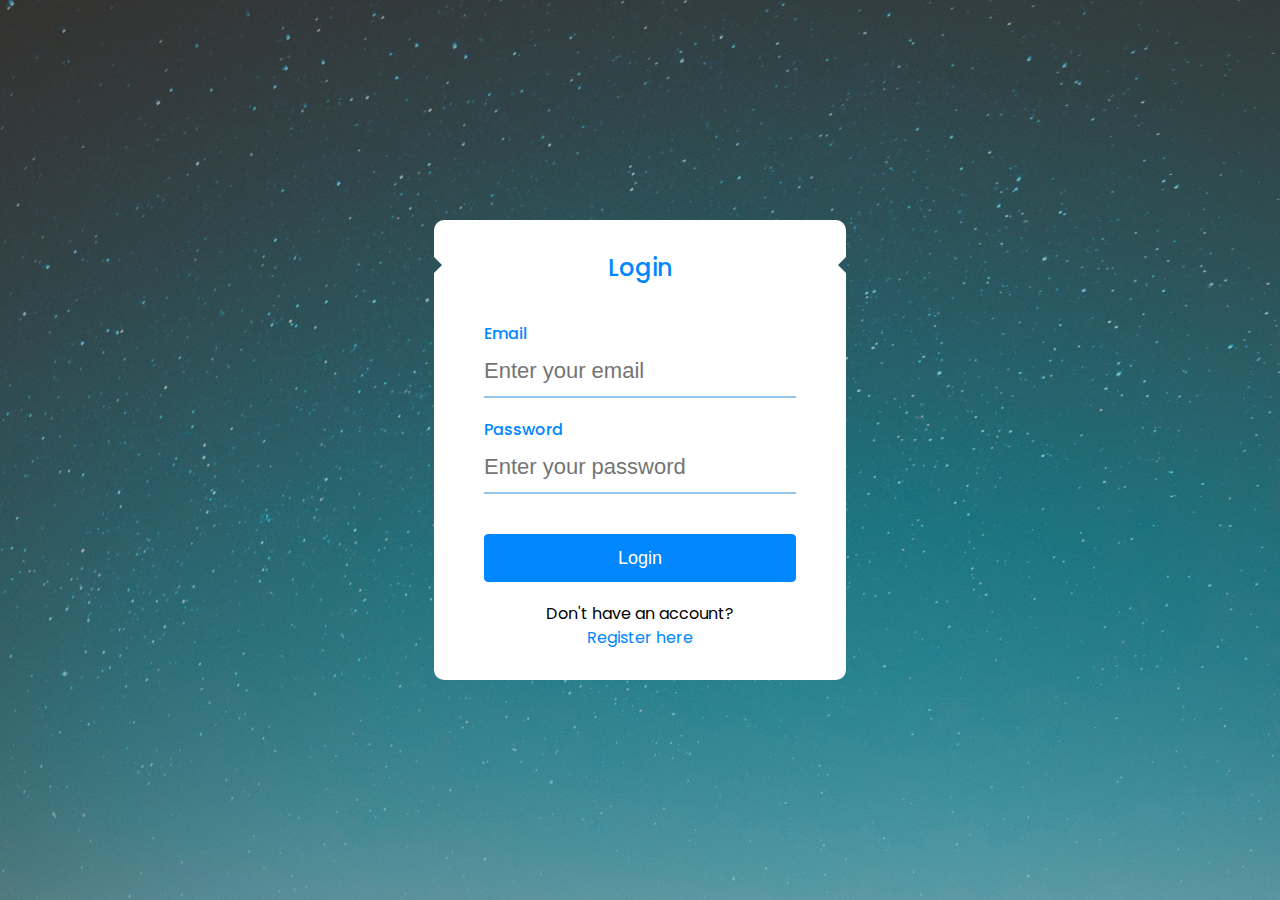
<file: index.html>
<!DOCTYPE html>
<html lang="en">
<head>
    <meta charset="UTF-8">
    <meta http-equiv="X-UA-Compatible" content="IE=edge">
    <meta name="viewport" content="width=device-width, initial-scale=1.0">
    <title>ISSUE TRACKER APP</title>

    <link rel="stylesheet" href="./assets/css/reset.css">
    <link rel="stylesheet" href="./assets/css/style.css">


</head>
<body>
    <div class="wrapper">
        <header class="header">
            <div class="container header-container">
                <button id="signout" class="btn btn--signout">Sign out</button>
            </div>
        </header>
        <div class="main">
            <div class="container">
                <div class="main-content">
                    <section class="app-title">
                        <h1 class="app-name">ISSUE TRACKER</h1>
                    </section>

                    <section class="form">
                        <form action="" id="issueInputForm" autocomplete="off">
                            <div class="top-form">
                                <div class="top-form-group">
                                    <!--row-->
                                    <div class="input-title">Description</div>
                                    <input id="inputIssueDescription" type="text" class="issue-input"
                                        placeholder="Describe the issue ...">
                                </div>

                                <div class="top-form-group">
                                    <div class="input-title">Severity</div>
                                    <select name="" id="severity-status" class="severity-status">
                                        <option value="low">Low</option>
                                        <option value="medium">Medium</option>
                                        <option value="high">High</option>
                                    </select>
                                </div>

                                <div class="top-form-group wrap-submit-btn">
                                    <!--
                                         <button class="btn" onclick="addIssue()">Add</button> 
                                         đừng nên viết onclick ở đây, khi đã viết file js nên viết theo bên đó tạo thành 1 luồng thống nhất
                                         thêm type="submit" bỏ onclick="addIssue()"
                                    -->
                                    <button type="submit" class="btn">Add</button>
                                </div>

                            </div>

                            <hr>

                        </form>
                        <div class="main-feature">
                            <div class="main-feature-group">
                                <div class="list-feature-search-field">
                                    <h2 class="list-name">List Issue</h2>
                                    <input type="input" id="search-box" class="search-box"
                                        placeholder="Search by description" autocomplete="off">
                                </div>
                            </div>
                            <div class="main-feature-group">
                                <div class="list-feature-filter">
                                    <label for="" class="feature-label">Filter:</label>
                                    <div class="group-btn">
                                        <button id="all-status" value="all" class="btn filter-status-btn--all">All</button>
                                        <button id="open-status" value="open" class="btn filter-status-btn--open">Open</button>
                                        <button id="close-status" value="close"
                                            class="btn filter-status-btn--close">Close</button>
                                    </div>
                                </div>
                            </div>
                            <div class="main-feature-group">
                                <div class="list-feature-sort">
                                    <label for="" class="feature-label">Order By:</label>
                                    <select name="" id="sort-value">
                                        <option value="asc">ASC</option>
                                        <option value="desc">DESC</option>
                                    </select>
                                </div>
                            </div>
                        </div>
                    </section>

                    <section class="issue-list">
                        <ul id="issuesList" class="issue-list__list">
                            
                        </ul>
                    </section>
                </div>
            </div>
        </div>
    </div>

    <!-- <script src="./assets/js/fetch_api.js"></script> -->
    <script src="./assets/js/main.js"></script>
</body>
</html>
</file>
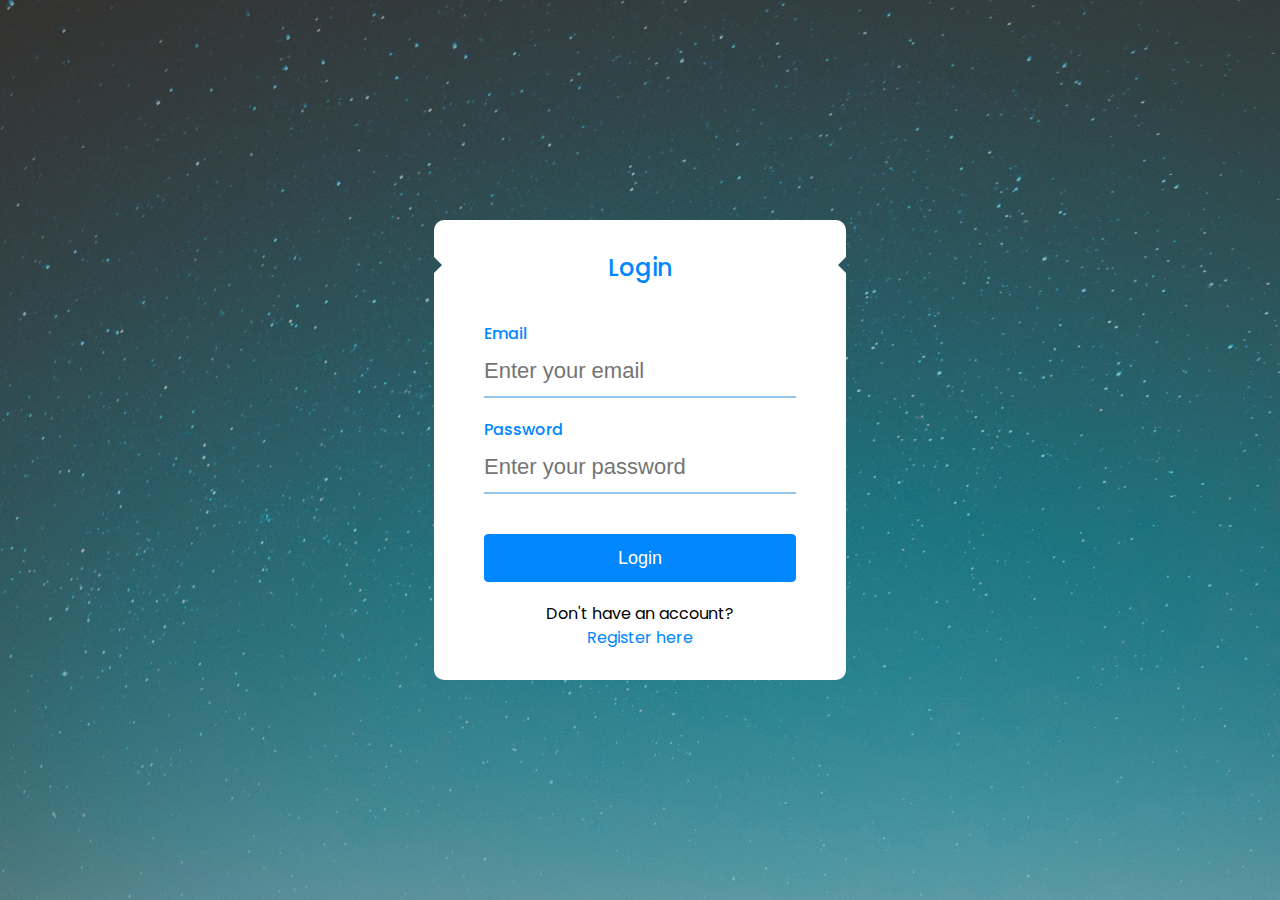
<file: loginPage.html>
<!DOCTYPE html>
<html lang="en">
<head>
    <meta charset="UTF-8">
    <meta http-equiv="X-UA-Compatible" content="IE=edge">
    <meta name="viewport" content="width=device-width, initial-scale=1.0">
    <title>Login Issue Tracker</title>

    <link rel="preconnect" href="https://fonts.googleapis.com">
    <link rel="preconnect" href="https://fonts.gstatic.com" crossorigin>
    <link href="https://fonts.googleapis.com/css2?family=Poppins:wght@300;400;500;700&display=swap" rel="stylesheet">
    <link rel="stylesheet" href="./assets/css/reset.css">
    <link rel="stylesheet" href="./assets/css/loginPage.css">
</head>
<body>
    <main class="main-content">
        <div class="login">
            <div class="login__content">
                <h2 class="login__heading">Login</h2>
                <form action="" id="login-form" class="login-form">
                    <div class="login-form__group">
                        <label for="email" class="login-form__label">Email</label>
                        <input type="email" class="login-form__input" id="email" required placeholder="Enter your email">
                        <label for="" id="email-error-mess" class="email-error-mess"></label>
                    </div>
                    <div class="login-form__group">
                        <label for="password" class="login-form__label">Password</label>
                        <input type="password" class="login-form__input login-form__input-pass" id="password" required placeholder="Enter your password">
                        <label for="" id="password-error-mess" class="password-error-mess"></label>
                    </div>
                    <button type="submit" class="login-form__submit">Login</button>
                    <div class="login__create-acc-notify">
                        <div class="login__create-acc-mess">Don't have an account?</div> 
                        <a href="./registerPage.html" class="login__create-acc-link">Register here</a>
                    </div>
                </form>
            </div>
        </div>
    </main>

    <div id="loading" class="loading">
        <i class="fas fa-spinner"></i>
    </div>

    <script src="./assets/js/login.js"></script>
</body>
</html>
</file>
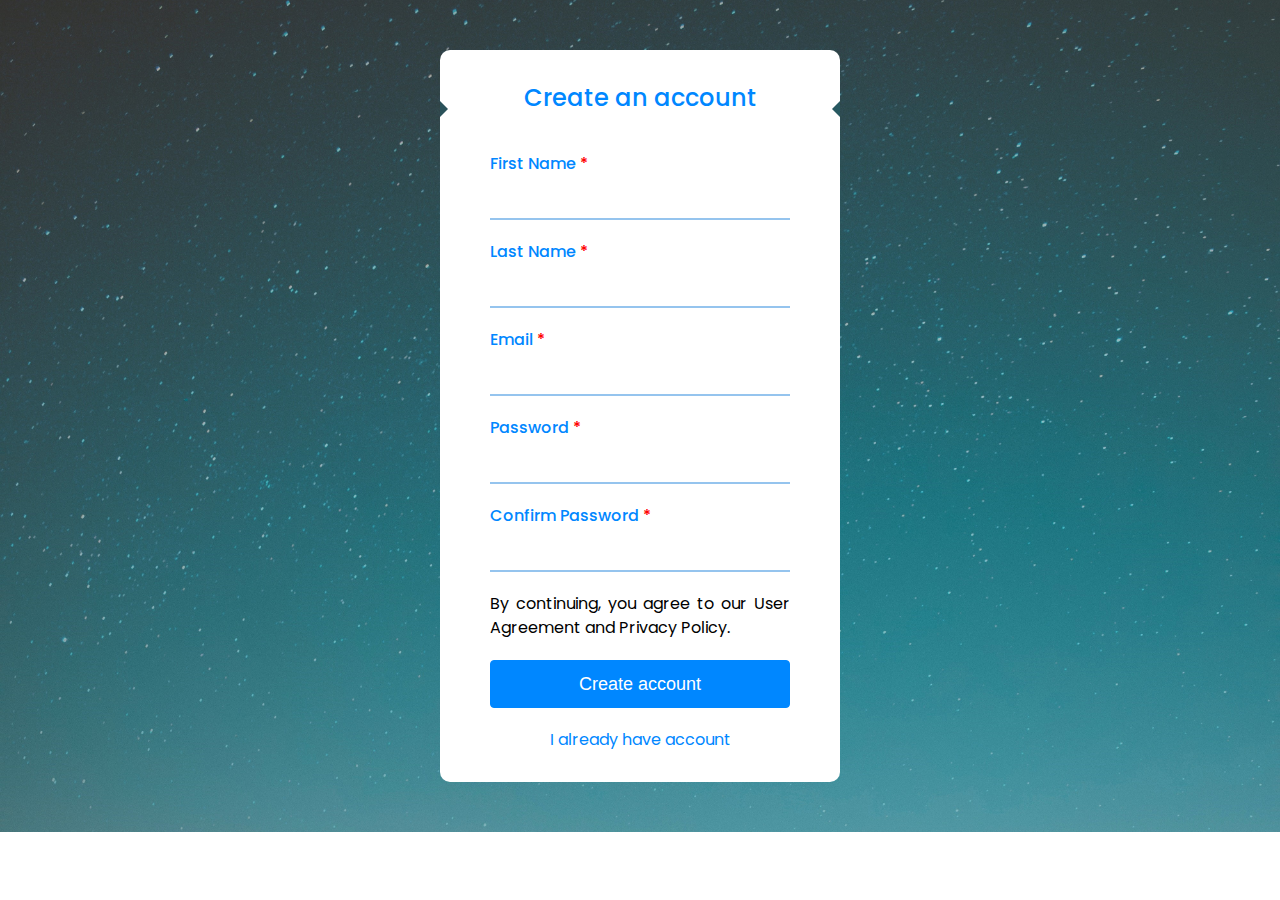
<file: registerPage.html>
<!DOCTYPE html>
<html lang="en">

<head>
    <meta charset="UTF-8">
    <meta http-equiv="X-UA-Compatible" content="IE=edge">
    <meta name="viewport" content="width=device-width, initial-scale=1.0">
    <title>Register Account _ Issue Tracker</title>

    <link rel="preconnect" href="https://fonts.googleapis.com">
    <link rel="preconnect" href="https://fonts.gstatic.com" crossorigin>
    <link href="https://fonts.googleapis.com/css2?family=Poppins:wght@300;400;500;700&display=swap" rel="stylesheet">
    <link rel="stylesheet" href="./assets/css/reset.css">
    <link rel="stylesheet" href="./assets/css/registerPage.css">
</head>

<body>
    
    <main class="main-content">
        <div class="register">
            <div class="register__content">
                <h2 class="register__heading">Create an account</h2>
                <form action="" id="register-form" class="register-form" autocomplete="off">
                    <div class="register-form__group">
                        <label for="first-name" class="register-form__label">First Name <span class="mandatory">*</span></label>
                        <input type="text" class="register-form__input" id="first-name">
                        <label for="" id="firstName-error-mess" class="firstName-error-mess"></label>
                    </div>
                    <div class="register-form__group">
                        <label for="last-name" class="register-form__label">Last Name <span class="mandatory">*</span></label>
                        <input type="text" class="register-form__input" id="last-name">
                        <label for="" id="lastName-error-mess" class="lastName-error-mess"></label>
                    </div>
                    <div class="register-form__group">
                        <label for="email" class="register-form__label">Email <span class="mandatory">*</span></label>
                        <input type="email" class="register-form__input" id="email">
                        <label for="" id="email-error-mess" class="email-error-mess"></label>
                    </div>
                    <div class="register-form__group">
                        <label for="password" class="register-form__label">Password <span class="mandatory">*</span></label>
                        <input type="password" class="register-form__input register-form__input-pass" id="password">
                        <label for="" id="password-error-mess" class="password-error-mess"></label>
                    </div>
                    <div class="register-form__group">
                        <label for="confirm-password" class="register-form__label">Confirm Password <span class="mandatory">*</span></label>
                        <input type="password" class="register-form__input register-form__input-pass" id="confirm-password">
                        <label for="" id="passwordConfirm-error-mess" class="passwordConfirm-error-mess"></label>
                    </div>
                    <div class="register-form__term">
                        By continuing, you agree to our User Agreement and Privacy Policy.
                    </div>
                    <button type="submit" class="register-form__submit">Create account</button>
                    <div class="register__remind-acc-mess">
                        <a href="./loginPage.html" class="register__create-acc-link">I already have account</a>
                    </div>
                </form>
            </div>
            <div id="successful" class="successful">
                <span class="popup-successful">Registration Success</span>
            </div>
        </div>
        
    </main>
    

    <script src="./assets/js/register.js"></script>
</body>

</html>
</file>
<file: assets/css/style.css>
html {
  font-size: 62.5%;
  line-height: 1.5;
  font-family: Arial, Helvetica, sans-serif;
}

* {
  box-sizing: border-box;
  -webkit-box-sizing: border-box;
}

body {
  margin: 0 auto;
  font-size: 1.6rem;
}

.header {
  width: 100%;
  height: 100%;
  display: flex;
  justify-content: center;
  align-items: center;
  margin-top: 3rem;
}

.main {
  width: 100%;
  height: 100%;
  display: flex;
  justify-content: center;
  align-items: center;
}

.container {
  display: flex;
  justify-content: center;
  align-items: center;
  width: 100vw;
  max-width: 84%;
}

.header-container {
  justify-content: end;
}

.main-content {
  width: 100%;
}

.app-title {
  margin: 6rem auto 9rem;
  display: flex;
  justify-content: center;
  align-items: center;
}

.app-name {
  font-size: 3.2rem;
}

.top-form-group {
  margin-bottom: 6px;
}

.input-title {
  font-size: 1.6rem;
  margin-bottom: 10px;
}

.issue-input,
.severity-status {
  width: 100%;
  padding: 9px;
  margin-bottom: 16px;
  font-size: 1.6rem;
  border: 1px solid #ced4da;
  border-radius: 4px;
}

#sort-value:focus,
.search-box:focus,
.issue-input:focus,
.severity-status:focus {
  outline: none;
  box-shadow: 0 0 6px 2px #80bdff;
  border-color: #80bdff;
}

.wrap-submit-btn {
  margin-bottom: 20px;
  display: flex;
  justify-content: end;
  align-items: center;
}

.btn {
  min-width: 56px;
  font-size: 1.6rem;
  padding: 10px 14px;
  background-color: #007bff;
  align-items: center;
  color: #fff;
  border-radius: 6px;
  border: 1px solid;
  cursor: pointer;
}

hr {
  border: 0;
  border-top: 1px solid rgba(0, 0, 0, 0.1);
}

.main-feature-group {
  margin-bottom: 25px;
}

.list-feature-search-field {
  margin-top: 16px;
  display: flex;
  justify-content: space-between;
  align-items: center;
}

.list-name {
  font-size: 2.8rem;
  font-weight: 500;
  cursor: default;
}

.search-box {
  max-width: 200px;
  font-size: 1.6rem;
  padding: 9px 10px;
  border: 1px solid #ced4da;
  border-radius: 3px;
}

.list-feature-filter {
  display: flex;
  align-items: center;
}

.feature-label {
  width: 160px;
}

.group-btn {
  display: flex;
  align-items: center;
}

.filter-status-btn--all,
.filter-status-btn--open,
.filter-status-btn--close {
  margin: 0 2px;
  padding: 10px 0;
  font-size: 1.4rem;
}

.filter-status-btn--open {
  background-color: #28a745;
}

.filter-status-btn--close {
  background-color: #17a2b8;
}

.list-feature-sort {
  display: flex;
  align-items: center;
}

#sort-value {
  width: 160px;
  margin-left: 2px;
  padding: 9px;
  margin-bottom: 16px;
  font-size: 1.6rem;
  border: 1px solid #ced4da;
  border-radius: 4px;
}

.issue-list__list {
  margin-bottom: 24px;
}

.issue-list-item {
  border-radius: 4px;
  overflow: hidden;
  border: 1px solid #ced4da;
}

.list-item-header {
  width: 100%;
  height: 50px;
  font-size: 1.6rem;
  background-color: #f7f7f7;
  border-bottom: 1px solid #ced4da;
  display: flex;
  align-items: center;
  padding: 16px 20px;
}

.list-item-status {
  height: 20px;
  border: 1px solid #6C757D;
  border-radius: 4px;
  background-color: #6C757D;
  font-size: 1.4rem;
  font-weight: 700;
  color: #fff;
  display: inline-flex;
  align-items: center;
  justify-content: center;
  margin-left: 10px;
  padding: 4px 10px;
}

.list-item-content {
  padding: 24px 20px;
}

.issue-name {
  font-size: 2rem;
  font-weight: 600;
  cursor: default;
  margin-bottom: 20px;
}

.list-item-severity {
  height: 20px;
  border: 1px solid #007bff;
  border-radius: 4px;
  background-color: #007bff;
  font-size: 1.2rem;
  font-weight: 600;
  color: #fff;
  display: inline-flex;
  flex-shrink: 1;
  align-items: center;
  justify-content: center;
  padding: 8px;
  display: none;
}

.list-item-group-btn {
  display: flex;
  justify-content: end;
}

.btn--delete {
  background-color: #DC3545;
  margin-left: 10px;
}

.btn:hover {
  background-color: #0069d9;
  border-color: #0062cc;
}

.filter-status-btn--open:hover {
  background-color: #218838;
  border-color: #1e7e34;
}

.filter-status-btn--close:hover {
  background-color: #138496;
  border-color: #117a8b;
}

.btn--delete:hover {
  background-color: #c82333;
  border-color: #bd2130;
}

.btn--signout {
  padding: 8px 12px;
  background-color: #ffffff;
  color: #007bff;
  border-radius: 16px;
  border: 1px solid #007bff;
}

.btn--signout:hover {
  /* background-color: #ccc; */
  background-color: rgba(0, 0, 0, 0.2);
  border-color: rgba(0, 0, 0, 0.2);
}

/*# sourceMappingURL=style.css.map */
</file>
<file: assets/css/loginPage.css>
:root {
    --primary-color: #0087FF;
}

html {
    font-size: 62.5%;
}

* {
    box-sizing: border-box;
}

body {
    font-size: 1.6rem;
    font-weight: normal;
    font-family: 'Poppins', sans-serif;
    line-height: 1.5;
}

input,
textarea,
select,
button {
    outline: none;
    font-size: 1.6rem;
    font-weight: normal;
}

a {
    text-decoration: none;
}

img {
    display: block;
    width: 100%;
}

.main-content {
    display: flex;
    align-items: center;
    justify-content: center;
    height: 100%;
}

.login {
    background-image: url(../img/bg_Moon.jpg);
    background-repeat: no-repeat;
    width: 100%;
    height: 100vh;
    background-color: #cccccc;
    background-position: center;
    background-size: cover;
    display: flex;
    align-items: center;
    justify-content: center;
}

.login__content {
    border-radius: 1rem;
    background-color: #FFFFFF;
    padding: 3rem 5rem;
    width: 41.2rem;
    position: relative;
    border: none;
}

.login__content::before {
    content: "";
    position: absolute;
    right: 0;
    top: 8%;
    border-top: 8px solid transparent;
    border-bottom: 8px solid transparent; 
    border-right: 8px solid #285961; 
}

.login__content::after {
    content: "";
    position: absolute;
    left: 0;
    top: 8%;
    border-top: 8px solid transparent;
    border-bottom: 8px solid transparent;
    border-left: 8px solid #2A525A;
}

.login__heading {
    margin-bottom: 3.6rem;
    width: 100%;
    font-size: 2.4rem;
    font-weight: 500;
    text-align: center;
    color: var(--primary-color);
}

.login-form__group {
    margin-bottom: 2rem;
}

.login-form__label {
    display: block;
    font-weight: 500;
    color: var(--primary-color);
    width: 100%;

}

.login-form__input {
    display: block;
    width: 100%;
    padding: 1.2rem 0;
    font-size: 2.2rem;
    border: none;
    border-bottom: 2px solid #95c4ee;
    color: var(--primary-color)
}

.login-form__input-pass {
    color: var(--primary-color);
    font-weight: bold;
    font: small-caption;
    font-size: 2.2rem;
    width: 100%;

}


.login-form__submit {
    margin-top: 2rem;
    margin-bottom: 2rem;
    width: 100%;
    height: 4.8rem;
    font-size: 1.8rem;
    font-weight: 400;
    color: #fff;
    background-color: var(--primary-color);
    border: 1px solid var(--primary-color);
    border-radius: 4px;
    cursor: pointer;
}


.login__create-acc-notify {
    width: 100%;
}

.login__create-acc-mess {
    display: flex;
    align-items: center;
    justify-content: center;
    text-align: center;
}

.login__create-acc-link {
    display: flex;
    align-items: center;
    justify-content: center;
    color: var(--primary-color);
}

.email-error-mess,
.password-error-mess {
    display: block;
    font-weight: 400;
    color: red;
    width: 100%;
    margin-top: 1rem;
    text-align: center;
    display: none;
}

#loading {
    display: none;
}

.loading i {
    animation: spin 1s ease-in infinite;
    transform: rotate(0deg);
    visibility: hidden;
}

.loading.active i {
    visibility: visible;
}

@keyframes spin {
    to {
        transform: rotate(360deg);
    }
}

/* responsive media */
/* 768px */
@media screen and (max-width: 48em) {
    .login {
        height: 100%;
        padding: 1.6rem 0;
    }
}

/* 480px */
@media screen and (max-width: 30em) {
    .login__content {
        width: 30rem;
    }
}

/* 320px */
@media screen and (max-width: 20em) {       
    .login {
        padding: 4rem 0;
    }

    .login__content {
        width: 100%;
    }
}
</file>
<file: assets/css/registerPage.css>
:root {
    --primary-color: #0087FF;
}

html {
    font-size: 62.5%;
}

* {
    box-sizing: border-box;
}

body {
    font-size: 1.6rem;
    font-weight: normal;
    font-family: 'Poppins', sans-serif;
    line-height: 1.5;
}

input,
textarea,
select,
button {
    outline: none;
    font-size: 1.6rem;
    font-weight: normal;
}

a {
    text-decoration: none;
}

img {
    display: block;
    width: 100%;
}

.main-content {
    display: flex;
    align-items: center;
    justify-content: center;
    height: 100%;
}

.register {
    background-image: url(../img/bg_Moon.jpg);
    background-repeat: no-repeat;
    width: 100%;
    height: 100%;
    background-color: #cccccc;
    background-position: center;
    background-size: cover;
    display: flex;
    align-items: center;
    justify-content: center;
}

.register__content {
    border-radius: 1rem;
    background-color: #FFFFFF;
    padding: 3rem 5rem;
    margin: 5rem 0;
    width: 40rem;
    height: 100%;
    position: relative;
}

.register__content::before {
    content: "";
    position: absolute;
    right: 0;
    top: 7%;
    border-top: 8px solid transparent;
    border-bottom: 8px solid transparent; 
    border-right: 8px solid #285961; 
}

.register__content::after {
    content: "";
    position: absolute;
    left: 0;
    top: 7%;
    border-top: 8px solid transparent;
    border-bottom: 8px solid transparent;
    border-left: 8px solid #2A525A;
}

.register__heading {
    margin-bottom: 3.6rem;
    font-size: 2.4rem;
    font-weight: 500;
    text-align: center;
    color: var(--primary-color);
}

.register-form__group {
    margin-bottom: 2rem;
}

.register-form__label {
    display: inline-block;
    font-weight: 500;
    color: var(--primary-color);
}

.mandatory {
    color: red;
}

.register-form__input {
    display: block;
    width: 100%;
    padding: 8px 0;
    font-size: 2.2rem;
    border: none;
    border-bottom: 2px solid #95c4ee;
    color: var(--primary-color)
}

.register-form__input-pass {
    color: var(--primary-color);
    font-weight: bold;
    font: small-caption;
    font-size: 2.2rem;
}

.register-form__term {
    margin-top: 2rem;
    text-align: justify; 

}


.register-form__submit {
    margin-top: 2rem;
    margin-bottom: 2rem;
    width: 100%;
    height: 4.8rem;
    font-size: 1.8rem;
    font-weight: 400;
    color: #fff;
    background-color: var(--primary-color);
    border: 1px solid var(--primary-color);
    border-radius: 4px;
    cursor: pointer;
}

.register__remind-acc-mess {
    text-align: center;
}

.register__create-acc-link {
    color: var(--primary-color);
}

.firstName-error-mess,
.lastName-error-mess,
.email-error-mess,
.password-error-mess,
.passwordConfirm-error-mess {
    display: block;
    font-weight: 400;
    color: red;
    width: 100%;
    margin-top: 1rem;
    text-align: center;
    display: none;
}

.successful {
    width: 20rem;
    height: 10rem;
    background-color: rgba(255, 255, 255, 0.856);
    position: absolute;
    z-index: 100;
    top: 50%;
    left: 50%;
    transform: translate(-50%, -50%);
    border: 1px solid rgb(10, 134, 10);
    border-radius: 16px;
    text-align: center;
    display: none;
}

.popup-successful {
    color: rgb(10, 134, 10);
    font-size: 2rem;
    font-weight: 500;
}


/* responsive media */
/* 768px */
@media screen and (max-width: 48em) {
    .register {
        height: 100%;
        padding: 1.6rem 0;
    }
}

/* 480px */
@media screen and (max-width: 30em) {
    .register__content {
        width: 30rem;
    }
}

/* 320px */
@media screen and (max-width: 20em) {       
    .register {
        padding: 4rem 0;
    }

    .register__content {
        width: 100%;
    }
}
</file>
